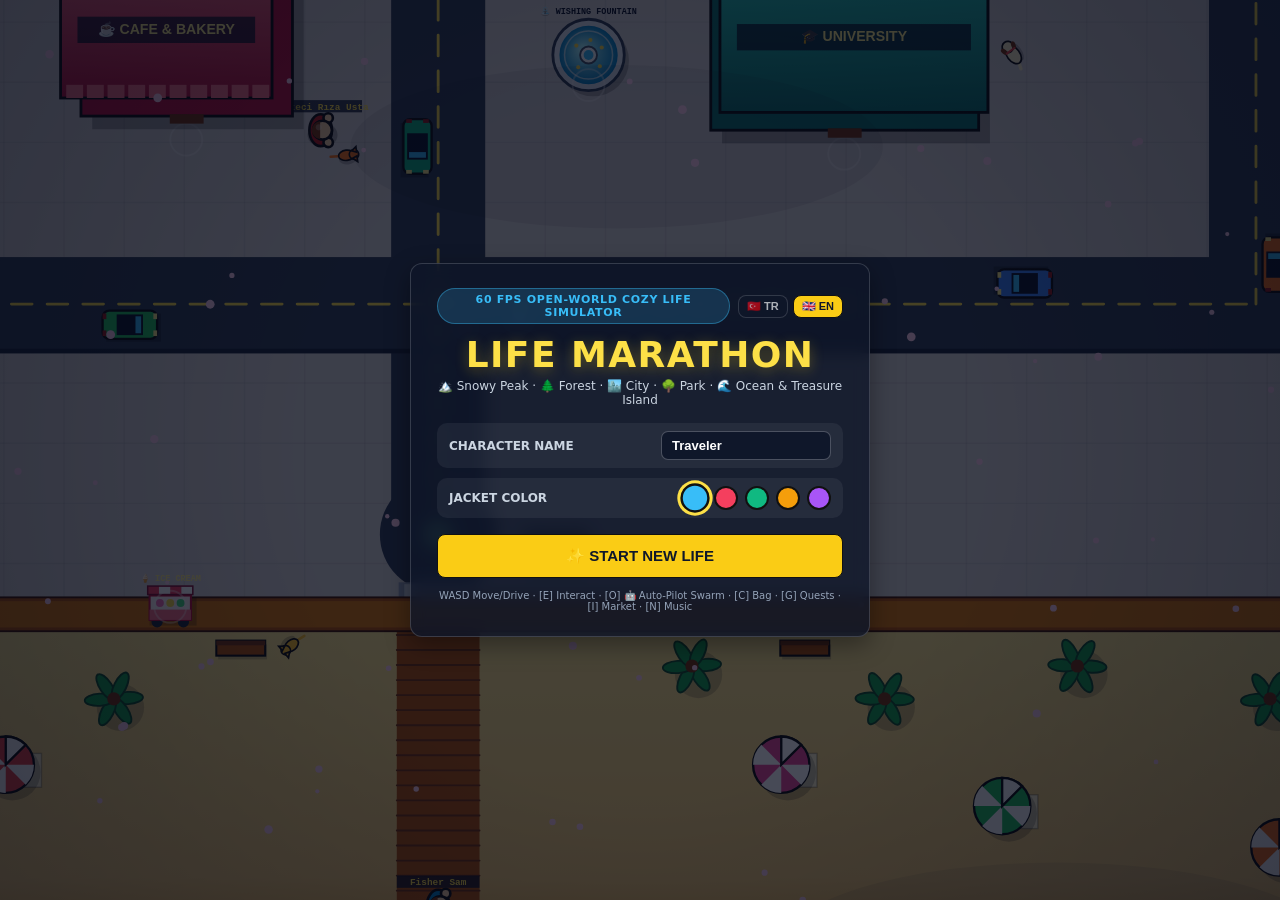
<file: dunya.html>
<!DOCTYPE html>
<html lang="tr">
<head>
  <meta charset="UTF-8" />
  <meta name="viewport" content="width=device-width, initial-scale=1.0, maximum-scale=1.0, user-scalable=no" />
  <meta name="referrer" content="no-referrer" />
  <meta http-equiv="Content-Security-Policy" content="default-src 'self'; script-src 'self'; style-src 'self' 'unsafe-inline'; img-src 'self' data: blob:; media-src 'self' data: blob:; connect-src 'self' data: blob:; object-src 'none'; base-uri 'self'; form-action 'none';" />
  <meta name="theme-color" content="#0f172a" />
  <meta name="apple-mobile-web-app-capable" content="yes" />
  <meta name="description" content="A 60 FPS zero-download open-world cozy life simulator in HTML5 Canvas: 6 biomes, dynamic Web Audio soundtrack, interactive animals, honking traffic, walkable home, cooking, university, autonomous swarm AI & treasure island. Play free in English & Turkish." />
  <meta property="og:site_name" content="Life Marathon: Open World" />
  <meta property="og:url" content="https://berkehanbudak1-byte.github.io/yasam-maratonu/dunya.html" />
  <meta property="og:title" content="Life Marathon: Open World — 60 FPS Cozy Browser Life Sim" />
  <meta property="og:description" content="Explore 6 biomes, pet & feed street animals, drive an EV car with honking traffic, sail to Treasure Island, cook gourmet meals, decorate your walkable home & enjoy 8 procedural Web Audio soundtracks!" />
  <meta property="og:type" content="website" />
  <meta property="og:image" content="https://berkehanbudak1-byte.github.io/yasam-maratonu/dunya/og-cover.jpg?v=11.1" />
  <meta property="og:image:type" content="image/jpeg" />
  <meta property="og:image:width" content="1200" />
  <meta property="og:image:height" content="630" />
  <meta property="og:image:alt" content="Life Marathon: Open World — 60 FPS Browser Life Simulator cover artwork" />
  <meta name="twitter:card" content="summary_large_image" />
  <meta name="twitter:title" content="Life Marathon: Open World — 60 FPS Cozy Browser Life Sim" />
  <meta name="twitter:description" content="Play free in your browser — 6 biomes, honking traffic, street pets, walkable home, procedural Web Audio radio & optional Auto-Pilot AI!" />
  <meta name="twitter:image" content="https://berkehanbudak1-byte.github.io/yasam-maratonu/dunya/og-cover.jpg?v=11.1" />
  <link rel="manifest" href="manifest.json" />
  <link rel="icon" type="image/png" href="dunya/icon.png?v=11.1" />
  <link rel="apple-touch-icon" href="dunya/icon.png?v=11.1" />
  <title>Life Marathon: Open World — 60 FPS Browser Life Sim (EN / TR)</title>
  <link rel="stylesheet" href="dunya/styles.css?v=11.1" />
</head>
<body>
  <canvas id="gameCanvas"></canvas>

  <!-- =========================================================================
       SLEEK START / CHARACTER CUSTOMIZER OVERLAY (Live 60 FPS World Behind!)
       ========================================================================= -->
  <div id="titleModal" class="modal-backdrop">
    <div class="glass-panel title-card">
      <div style="display:flex; justify-content:space-between; align-items:center; gap:8px; margin-bottom:8px;">
        <div class="title-badge" style="margin:0;">60 FPS AÇIK DÜNYA YAŞAM SİMÜLATÖRÜ</div>
        <div style="display:flex; gap:5px; flex-shrink:0;">
          <button class="hud-btn" data-lang-btn="tr" style="padding:4px 8px; font-size:11px; white-space:nowrap;">🇹🇷 TR</button>
          <button class="hud-btn" data-lang-btn="en" style="padding:4px 8px; font-size:11px; white-space:nowrap;">🇬🇧 EN</button>
        </div>
      </div>
      <h1 class="title-heading">YAŞAM MARATONU</h1>
      <p class="title-sub">🏔️ Karlı Zirve · 🌲 Kuzey Ormanı · 🏙️ Şehir · 🌳 Yeşil Park · 🌊 Turkuaz Deniz</p>

      <div class="custom-row">
        <label style="font-size:12px; color:#cbd5e1; font-weight:800;">KARAKTER ADIN</label>
        <input id="inputPlayerName" type="text" maxlength="16" value="Gezgin" class="name-input" />
      </div>

      <div class="custom-row" style="margin-top:10px;">
        <label style="font-size:12px; color:#cbd5e1; font-weight:800;">CEKET RENGİ</label>
        <div id="colorPickerRow" class="color-picker-row"></div>
      </div>

      <div class="title-cta-row">
        <button id="btnContinueGame" class="hud-btn gold title-play-btn hidden">▶ DEVAM ET</button>
        <button id="btnStartNewGame" class="hud-btn gold title-play-btn">✨ OYUNA BAŞLA</button>
      </div>
      <div class="title-hint">WASD Gez/Sür · [E] Etkileşim · [O] 🤖 Oto-Pilot Swarm · [C] Çanta · [G] Görevler · [I] Market · [K] Tuşlar</div>
    </div>
  </div>

  <!-- =========================================================================
       ULTRA-CLEAN MINIMAL HUD (All panels open on demand via hotkeys!)
       ========================================================================= -->
  <div id="hud" class="hidden">
    <div class="hud-top-stack">
      <div class="hud-top">

        <!-- TOP-LEFT: SLIM COMPACT NEEDS & WALLET BAR -->
        <div class="glass-panel compact-stats">
          <div class="mini-stat" title="Sağlık"><span>❤️</span><div class="mini-bar"><div id="statHealthFill" class="stat-fill" style="width:100%; background:#ef4444;"></div></div></div>
          <div class="mini-stat" title="Enerji"><span>⚡</span><div class="mini-bar"><div id="statEnergyFill" class="stat-fill" style="width:100%; background:#facc15;"></div></div></div>
          <div class="mini-stat" title="Tokluk"><span>🍔</span><div class="mini-bar"><div id="statHungerFill" class="stat-fill" style="width:95%; background:#fb923c;"></div></div></div>
          <div class="mini-stat" title="Mutluluk"><span>😊</span><div class="mini-bar"><div id="statHappyFill" class="stat-fill" style="width:90%; background:#38bdf8;"></div></div></div>
          <div class="stat-divider"></div>
          <span id="moneyBadge" class="money-text">₺160</span>
          <span id="levelBadge" class="level-text">LV 1</span>
        </div>

        <!-- TOP-CENTER: SINGLE SLEEK TIME + WEATHER + BIOME PILL -->
        <div class="glass-panel center-pill">
          <span id="clockBadge">🌸 GÜN 1 • YAŞ 20 • 08:00 • ☀️</span>
          <span class="pill-sep">|</span>
          <span id="biomeBadge" style="color:#38bdf8;">🏙️ ŞEHİR MERKEZİ</span>
        </div>

        <!-- TOP-RIGHT: CLEAN HOTKEY ICON PILLS -->
        <div class="hotkey-bar">
          <button id="btnChapter" class="icon-pill chapter-pill" title="Hayat Bölümleri [L]">📍 <b id="chapterChip">TEKİRDAĞ 0/4</b></button>
          <button id="btnAutoPilot" class="icon-pill" title="Otonom Yaşam Swarm / Oto-Pilot [O]">🤖 <b>[O]</b></button>
          <button id="btnBag" class="icon-pill" title="Çanta / Envanter [C]">🎒 <b>[C]</b></button>
          <button id="btnQuests" class="icon-pill" title="Görevler & Başarımlar [G]">📋 <b>[G]</b></button>
          <button id="btnShop" class="icon-pill gold" title="Market & Galeri [I]">🛍️ <b>[I]</b></button>
          <button id="btnMapToggle" class="icon-pill" title="Harita Göster/Gizle [M]">🗺️ <b>[M]</b></button>
          <button id="btnHelp" class="icon-pill" title="Kontroller [K]">⌨️ <b>[K]</b></button>
          <button id="btnLangHud" class="icon-pill" title="Dil Değiştir (TR / EN)">🌐 <b id="langHudCode">TR</b></button>
        </div>
      </div>

      <!-- SUB-HUD FLOW AREA (Left: Swarm + Discovery Guide | Center: Delivery + Event Toast — ZERO OVERLAP!) -->
      <div class="hud-sub-area">
        <div class="hud-left-stack">
          <!-- AUTONOMOUS LIFE SWARM / AUTO-PILOT LIVE STATUS BANNER -->
          <div id="swarmBanner" class="glass-panel swarm-banner hidden">
            <span class="swarm-dot"></span>
            <span id="swarmRoleBadge" class="swarm-role">🤖 SWARM</span>
            <span id="swarmActionText" class="swarm-task">Otonom karar hesaplanıyor...</span>
            <button id="btnStopSwarm" class="hud-btn" style="padding:2px 8px; font-size:10px;">DURDUR [O]</button>
          </div>

          <!-- STARTER DISCOVERY GUIDE CARD -->
          <div id="guideCard" class="glass-panel guide-card hidden">
            <div class="guide-head">
              <span class="guide-label">🧭 KEŞİF REHBERİ</span>
              <span id="guideStepBadge" class="guide-step">1/8</span>
              <div class="guide-btns">
                <button id="btnGuideCompass" class="guide-mini-action" title="Yön Okunu Aç/Kapat">📍</button>
                <button id="btnGuideCollapse" class="guide-mini-action" title="Rehberi Küçült">▾</button>
              </div>
            </div>
            <div class="guide-progress-track"><div id="guideProgressFill" class="guide-progress-fill" style="width:0%;"></div></div>
            <div id="guideTaskTitle" class="guide-task-title">🏡 Evine Gir & Odanı Keşfet</div>
            <div id="guideTaskHint" class="guide-task-hint">Ev kapısına yaklaş ve [E] ile içeri gir</div>
            <div class="guide-foot">
              <span id="guideTaskMeta" class="guide-meta">+₺35 · +20 XP</span>
              <span id="guideDistBadge" class="guide-dist"></span>
              <button id="btnGuideSkip" class="guide-skip-btn">ATLA ›</button>
            </div>
          </div>
          <button id="guideMiniBtn" class="icon-pill guide-mini-pill hidden" title="Rehberi Göster">🎯 <b id="guideMiniText">1/8</b></button>
        </div>

        <div class="hud-center-stack">
          <!-- TEMPORARY FLOATING EVENT / ACHIEVEMENT TOAST -->
          <div id="eventToast" class="glass-panel event-toast hidden"></div>

          <!-- TRANSIENT EXPRESS DELIVERY BANNER -->
          <div id="deliveryBanner" class="glass-panel delivery-banner hidden">
            <span id="deliveryTargetText">📦 Hedef: —</span>
            <span id="deliveryTimerText" style="color:#fde047;">45s</span>
            <span id="deliveryDistText" style="color:#38bdf8;">— m</span>
            <button id="btnCancelDelivery" class="hud-btn" style="padding:2px 8px; font-size:10px;">İPTAL</button>
          </div>
        </div>
      </div>
    </div>

    <!-- INTERACTIVE FISHING TIMING MINI-GAME BAR -->
    <div id="fishingBarWrap" class="glass-panel fishing-bar-wrap hidden">
      <div class="fish-title">🎣 BALIK YAKALA! İbre ALTIN bölgeye gelince [E] / [SPACE] bas!</div>
      <div class="fish-track">
        <div class="fish-good-zone"></div>
        <div id="fishSweetZone" class="fish-sweet-zone"></div>
        <div id="fishCursor" class="fish-cursor"></div>
      </div>
      <button id="btnFishCatch" class="hud-btn gold" style="margin-top:8px; width:100%;">🎣 ÇEK! [E / SPACE]</button>
    </div>

    <!-- INTERACTIVE BARISTA RUSH MINI-GAME OVERLAY (Only visible during shift!) -->
    <div id="baristaWrap" class="glass-panel barista-wrap hidden">
      <div class="barista-top">
        <span>☕ BARİSTA VARDİYASI</span>
        <span id="baristaTimer" style="color:#fde047;">25s</span>
        <span id="baristaScore" style="color:#4ade80;">₺0</span>
        <span id="baristaCombo" style="color:#f472b6;">x1</span>
      </div>
      <div class="barista-order-box">
        <div style="font-size:11px; color:#cbd5e1; font-weight:800;">MÜŞTERİ SİPARİŞİ</div>
        <div id="baristaOrderIcon" class="barista-order-icon">☕</div>
        <div id="baristaOrderName" class="barista-order-name">Espresso</div>
        <div class="barista-patience-track"><div id="baristaPatienceFill" class="barista-patience-fill"></div></div>
      </div>
      <div id="baristaBtns" class="barista-btns"></div>
      <button id="btnStopBarista" class="hud-btn" style="margin-top:8px; width:100%; font-size:11px;">VARDİYAYI BİTİR [ESC]</button>
    </div>

    <!-- CONTEXTUAL INTERACTION PROMPT -->
    <div id="interactPrompt" class="interact-prompt hidden">[E] Etkileşim</div>

    <!-- BOTTOM: TINY QUICK DOCK + TOGGLEABLE MINIMAP -->
    <div class="hud-bottom">
      <div class="quick-dock">
        <button id="btnCar" class="dock-btn" title="Araba [V]">🚗<span>V</span></button>
        <button id="btnBike" class="dock-btn" title="Bisiklet [B]">🚲<span>B</span></button>
        <button id="btnBoat" class="dock-btn" title="Sürat Teknesi [U]">🚤<span>U</span></button>
        <button id="btnPetAction" class="dock-btn" title="Evcil Hayvanı Sev [P]">🐾<span>P</span></button>
        <button id="btnCamera" class="dock-btn" title="Manzara Fotoğrafı Çek [F]">📷<span>F</span></button>
        <button id="btnWeather" class="dock-btn" title="Hava Durumu [Y]">⛈️<span>Y</span></button>
        <button id="btnSeason" class="dock-btn" title="4D Mevsim [T]">⏳<span>T</span></button>
        <button id="btnMusic" class="dock-btn" title="Müzik &amp; Radyo Stüdyosu [N]">🎵<span>N</span></button>
      </div>

      <div id="minimapBox" class="glass-panel minimap-box">
        <canvas id="minimapCanvas" width="190" height="148"></canvas>
        <div class="minimap-lbl">HARİTA [M]</div>
        <div class="minimap-legend">
          <span>🏔️Dağ</span><span>🌲Orman</span><span>🏙️Şehir</span><span>🌳Park</span><span>🌊Deniz</span>
        </div>
      </div>
    </div>
  </div>

  <!-- OFFICE & EXPRESS DELIVERY MODAL ([E] AT OFFICE) -->
  <div id="officeModal" class="modal-backdrop hidden">
    <div class="glass-panel shop-modal" style="max-width:480px;">
      <div class="shop-header">
        <h2 style="margin:0; color:#38bdf8; font-size:20px;">🏢 İŞ MERKEZİ &amp; KURYE</h2>
        <button id="btnCloseOffice" class="hud-btn">KAPAT [ESC]</button>
      </div>
      <div id="officeCareerBanner" class="career-banner" style="margin-bottom:10px;"></div>
      <div id="officeActionsGrid" class="shop-grid"></div>
    </div>
  </div>

  <!-- BUS / TAXI FAST-TRAVEL MODAL ([E] AT BUS STOP OR PASSING TAXI) -->
  <div id="busModal" class="modal-backdrop hidden">
    <div class="glass-panel shop-modal" style="max-width:490px;">
      <div class="shop-header">
        <h2 id="busModalTitle" style="margin:0; color:#fde047; font-size:18px;">🚏 HIZLI OTOBÜS SEYAHATİ</h2>
        <button id="btnCloseBus" class="hud-btn">KAPAT [ESC]</button>
      </div>
      <div id="busModalSub" style="font-size:12px; color:#cbd5e1; margin-bottom:10px;">Bilet sadece <b>₺15</b>! Haritanın dört bir yanına anında git.</div>
      <div id="busStopGrid" class="shop-grid"></div>
    </div>
  </div>

  <!-- BANK / ATM MODAL ([E] AT CITY ATM) -->
  <div id="bankModal" class="modal-backdrop hidden">
    <div class="glass-panel shop-modal" style="max-width:460px;">
      <div class="shop-header">
        <h2 style="margin:0; color:#38bdf8; font-size:19px;">🏦 ŞEHİR BANKASI &amp; ATM</h2>
        <button id="btnCloseBank" class="hud-btn">KAPAT [ESC]</button>
      </div>
      <div id="bankBalanceBanner" class="career-banner" style="margin-bottom:10px;"></div>
      <div id="bankActionsGrid" class="shop-grid"></div>
    </div>
  </div>

  <!-- GOURMET KITCHEN & CAMPFIRE COOKING MODAL ([E] AT HOME KITCHEN OR FROM BACKPACK [C]) -->
  <div id="cookModal" class="modal-backdrop hidden">
    <div class="glass-panel shop-modal" style="max-width:500px;">
      <div class="shop-header">
        <h2 style="margin:0; color:#fb923c; font-size:19px;">🍳 ŞEF MUTFAĞI &amp; YEMEK PİŞİR</h2>
        <button id="btnCloseCook" class="hud-btn">KAPAT [ESC]</button>
      </div>
      <div id="cookStatusBanner" class="career-banner" style="margin-bottom:10px;"></div>
      <div id="cookRecipesGrid" class="shop-grid"></div>
    </div>
  </div>

  <!-- UNIVERSITY, CERTIFICATES & SCHOLARSHIP QUIZ MODAL ([E] AT UNIVERSITY) -->
  <div id="uniModal" class="modal-backdrop hidden">
    <div class="glass-panel shop-modal" style="max-width:520px;">
      <div class="shop-header">
        <h2 style="margin:0; color:#2dd4bf; font-size:19px;">🎓 ŞEHİR ÜNİVERSİTESİ &amp; AKADEMİ</h2>
        <button id="btnCloseUni" class="hud-btn">KAPAT [ESC]</button>
      </div>
      <div id="uniStatusBanner" class="career-banner" style="margin-bottom:10px;"></div>
      <div id="uniQuizBox" class="career-banner hidden" style="margin-bottom:10px; border-color:#fde047;"></div>
      <div id="uniActionsGrid" class="shop-grid"></div>
    </div>
  </div>

  <!-- ORGANIC GARDEN SEED PICKER MODAL ([E] ON EMPTY PLOT) -->
  <div id="gardenModal" class="modal-backdrop hidden">
    <div class="glass-panel shop-modal" style="max-width:460px;">
      <div class="shop-header">
        <h2 style="margin:0; color:#bef264; font-size:20px;">🌱 TOHUM SEÇ &amp; EK</h2>
        <button id="btnCloseGarden" class="hud-btn">KAPAT [ESC]</button>
      </div>
      <div style="font-size:12px; color:#cbd5e1; margin-bottom:10px;">Ektikten sonra <b>[E]</b> ile sularsan <b>2 kat hızlı</b> büyür! Yağmur yağdığında otomatik sulanır.</div>
      <div id="gardenSeedGrid" class="shop-grid"></div>
    </div>
  </div>

  <!-- CAFE & BARISTA OWNER MODAL ([E] AT CAFE) -->
  <div id="cafeModal" class="modal-backdrop hidden">
    <div class="glass-panel shop-modal" style="max-width:480px;">
      <div class="shop-header">
        <h2 id="cafeModalTitle" style="margin:0; color:#fde047; font-size:20px;">☕ KAFE &amp; FIRIN</h2>
        <button id="btnCloseCafe" class="hud-btn">KAPAT [ESC]</button>
      </div>
      <div id="cafeStatusBanner" class="career-banner" style="margin-bottom:10px;"></div>
      <div id="cafeActionsGrid" class="shop-grid"></div>
    </div>
  </div>

  <!-- BACKPACK / INVENTORY MODAL ([C]) -->
  <div id="bagModal" class="modal-backdrop hidden">
    <div class="glass-panel shop-modal">
      <div class="shop-header">
        <h2 style="margin:0; color:#fde047; font-size:20px;">🎒 ÇANTAN — YE, PİŞİR VEYA SAT</h2>
        <div class="btn-row">
          <button id="btnOpenCookFromBag" class="hud-btn gold">🍳 ŞEF MUTFAĞI</button>
          <button id="btnCloseBag" class="hud-btn">KAPAT [ESC]</button>
        </div>
      </div>
      <div id="bagGrid" class="shop-grid"></div>
    </div>
  </div>

  <!-- QUESTS, CAREER & ACHIEVEMENTS MODAL ([G]) -->
  <div id="questModal" class="modal-backdrop hidden">
    <div class="glass-panel shop-modal">
      <div class="shop-header">
        <h2 style="margin:0; color:#fde047; font-size:20px;">📋 GÖREVLER, KARİYER &amp; BAŞARIMLAR</h2>
        <button id="btnCloseQuests" class="hud-btn">KAPAT [ESC]</button>
      </div>
      <div id="careerBanner" class="career-banner"></div>
      <div style="font-size:11px; font-weight:900; color:#38bdf8; margin:10px 0 6px;">AKTİF GÖREVLER</div>
      <div id="questList" class="quest-modal-list"></div>
      <div style="font-size:11px; font-weight:900; color:#fde047; margin:14px 0 6px;">🏆 YAŞAM BAŞARIMLARI</div>
      <div id="achGrid" class="ach-grid"></div>
    </div>
  </div>

  <!-- LIFE CHAPTERS MODAL ([L]) — Tekirdağ → İstanbul → Berlin → New York → Tekirdağ → Cennet/Cehennem -->
  <div id="chapterModal" class="modal-backdrop hidden">
    <div class="glass-panel shop-modal chapter-modal">
      <div class="shop-header">
        <h2 id="chapterTitle" style="margin:0; color:#fde047; font-size:20px;">📍 HAYAT BÖLÜMLERİ</h2>
        <span id="chapterAgeBadge" class="chapter-age">Yaş 18</span>
        <button id="btnCloseChapter" class="hud-btn">KAPAT [ESC]</button>
      </div>
      <div id="chapterTrack" class="chapter-track"></div>
      <p id="chapterStory" class="chapter-story"></p>
      <div id="chapterGoalsHdr" class="chapter-sec">🎯 BÖLÜM HEDEFLERİ</div>
      <div id="chapterGoals" class="quest-modal-list"></div>
      <div id="chapterFriendsHdr" class="chapter-sec">🤝 BU BÖLÜMDEKİ İNSANLAR</div>
      <div id="chapterFriends" class="chapter-friends"></div>
      <div id="chapterVicdan" class="chapter-vicdan"></div>
      <div class="chapter-actions">
        <button id="btnNewLife" class="hud-btn hidden">🔄 YENİ HAYAT</button>
        <button id="btnChapterNext" class="hud-btn gold">🔒</button>
      </div>
    </div>
  </div>

  <!-- SHOP, AUTO GALLERY & PETS MODAL ([I]) -->
  <div id="shopModal" class="modal-backdrop hidden">
    <div class="glass-panel shop-modal">
      <div class="shop-header">
        <h2 style="margin:0; color:#fde047; font-size:20px;">🛍️ MARKET, GALERİ, PET &amp; 4D EŞYALAR</h2>
        <button id="btnCloseShop" class="hud-btn">KAPAT [ESC]</button>
      </div>
      <div id="shopGrid" class="shop-grid"></div>
    </div>
  </div>

  <!-- HOME DECORATION CATALOG MODAL (Opened inside your walkable house!) -->
  <div id="homeModal" class="modal-backdrop hidden">
    <div class="glass-panel shop-modal">
      <div class="shop-header">
        <h2 style="margin:0; color:#fde047; font-size:20px;">🛋️ EV DEKORASYON KATALOĞU</h2>
        <button id="btnCloseHome" class="hud-btn">ODAYA DÖN [ESC]</button>
      </div>
      <div id="homeRoomPreview" class="room-preview"></div>
      <div class="btn-row" style="margin:10px 0;">
        <button id="btnHomeSleep" class="hud-btn gold" style="flex:1;">🛏️ HEMEN UYU &amp; YENİ GÜNE BAŞLA (+%100 Enerji)</button>
      </div>
      <div id="homeActionsRow" class="btn-row" style="margin-bottom:10px;"></div>
      <div style="font-size:12px; font-weight:800; color:#38bdf8; margin-bottom:6px;">✨ ODANA YENİ EŞYA YERLEŞTİR</div>
      <div id="homeDecorGrid" class="shop-grid"></div>
    </div>
  </div>

  <!-- MUSIC & RADIO STUDIO MODAL ([N]) -->
  <div id="musicModal" class="modal-backdrop hidden">
    <div class="glass-panel shop-modal" style="max-width:540px;">
      <div class="shop-header">
        <h2 style="margin:0; color:#fde047; font-size:19px;">🎵 MÜZİK &amp; RADYO STÜDYOSU</h2>
        <button id="btnCloseMusic" class="hud-btn">KAPAT [ESC]</button>
      </div>

      <div class="music-now-card">
        <div id="musicEq" class="music-eq">
          <span></span><span></span><span></span><span></span><span></span>
        </div>
        <div style="flex:1; min-width:0;">
          <div style="font-size:10px; font-weight:900; color:#38bdf8; letter-spacing:0.6px;">ŞİMDİ ÇALIYOR</div>
          <div id="musicNowTitle" style="font-size:15px; font-weight:900; color:#f8fafc;">🏙️ Güneşli Şehir</div>
          <div id="musicNowDesc" style="font-size:11px; color:#94a3b8;">Otomatik Biyom &amp; Gece Modu</div>
        </div>
        <div style="display:flex; gap:6px;">
          <button id="btnToggleMusicPlay" class="hud-btn gold" style="font-size:11px; padding:6px 10px;">⏸ Duraklat</button>
          <button id="btnToggleMuteAll" class="hud-btn" style="font-size:11px; padding:6px 9px;" title="Tüm Sesleri Sustur">🔊</button>
        </div>
      </div>

      <div class="music-sliders">
        <label class="music-slider-row">
          <span>🎵 Müzik Sesi</span>
          <input id="sliderMusicVol" type="range" min="0" max="100" value="78" />
          <span id="valMusicVol" class="music-slider-val">78%</span>
        </label>
        <label class="music-slider-row">
          <span>🌿 Doğa &amp; Ortam</span>
          <input id="sliderAmbVol" type="range" min="0" max="100" value="65" />
          <span id="valAmbVol" class="music-slider-val">65%</span>
        </label>
        <label class="music-slider-row">
          <span>✨ Efektler (SFX)</span>
          <input id="sliderSfxVol" type="range" min="0" max="100" value="85" />
          <span id="valSfxVol" class="music-slider-val">85%</span>
        </label>
      </div>

      <div style="font-size:11px; font-weight:900; color:#cbd5e1; margin-bottom:7px;">📻 RADYO &amp; MÜZİK KANALLARI</div>
      <div id="musicStationGrid" class="station-grid"></div>
    </div>
  </div>

  <!-- CONTROLS & SYSTEM MODAL ([K]) -->
  <div id="helpModal" class="modal-backdrop hidden">
    <div class="glass-panel shop-modal">
      <div class="shop-header">
        <h2 style="margin:0; color:#fde047; font-size:20px;">⌨️ KONTROLLER &amp; AYARLAR</h2>
        <button id="btnCloseHelp" class="hud-btn">KAPAT [ESC]</button>
      </div>
      <div style="display:flex; align-items:center; justify-content:space-between; gap:10px; padding:8px 12px; margin-bottom:10px; border-radius:10px; background:rgba(15,23,42,0.55); border:1px solid rgba(255,255,255,0.12);">
        <span style="font-size:12px; font-weight:800; color:#e2e8f0;">🌍 Oyun Dili:</span>
        <div style="display:flex; gap:6px;">
          <button class="hud-btn" data-lang-btn="tr" style="padding:5px 10px; font-size:11px; white-space:nowrap;">🇹🇷 Türkçe</button>
          <button class="hud-btn" data-lang-btn="en" style="padding:5px 10px; font-size:11px; white-space:nowrap;">🇬🇧 English</button>
        </div>
      </div>
      <div class="help-grid">
        <div><b>WASD / Oklar</b><span>Yürü / Ev İçi / Yüz / Araba Sür</span></div>
        <div><b>Shift</b><span>Koş (Sprint)</span></div>
        <div><b>E / Space</b><span>Etkileşim (Ev, Mutfak, Bahçe, Balık)</span></div>
        <div><b>1 / 2 / 3 / 4</b><span>Barista Sipariş Servis Tuşları</span></div>
        <div><b>C</b><span>Çanta &amp; Şef Mutfağı (Ye / Pişir / Sat)</span></div>
        <div><b>G</b><span>Görevler, Kariyer &amp; Başarımlar</span></div>
        <div><b>L</b><span>Hayat Bölümleri, Dostlar &amp; Vicdan</span></div>
        <div><b>I</b><span>Market, Galeri &amp; Evcil Hayvan</span></div>
        <div><b>P / F</b><span>Hayvanı Sev [P] · Manzara Fotoğrafı [F]</span></div>
        <div><b>O</b><span>🤖 Otonom Yaşam Swarm (Tam Oto-Pilot)</span></div>
        <div><b>M</b><span>Haritayı Göster / Gizle</span></div>
        <div><b>V / B / U</b><span>Araba / Bisiklet / Sürat Teknesi</span></div>
        <div><b>H / Space</b><span>Araba Kornası</span></div>
        <div><b>Y / T / N</b><span>Hava / 4D Mevsim / Müzik Stüdyosu</span></div>
      </div>
      <div class="btn-row" style="margin-top:14px; justify-content:space-between;">
        <button id="btnResetSave" class="hud-btn" style="border-color:#ef4444; color:#fca5a5;">↺ Kaydı Sıfırla</button>
        <a href="oyna.html" class="hud-btn" style="text-decoration:none;">🧊 Klasik 3D Godot Sürümü</a>
      </div>
    </div>
  </div>

  <!-- MOBILE TOUCH CONTROLS -->
  <div id="touchControls">
    <div class="touch-pad">
      <div></div><button data-key="KeyW" class="touch-btn">▲</button><div></div>
      <button data-key="KeyA" class="touch-btn">◀</button><button data-key="KeyS" class="touch-btn">▼</button><button data-key="KeyD" class="touch-btn">▶</button>
    </div>
    <div style="display:flex; gap:8px;">
      <button data-key="KeyV" class="touch-btn" style="padding:0 14px; background:#06b6d4; color:#111;">🚗</button>
      <button data-key="KeyE" class="touch-btn" style="padding:0 18px; background:#facc15; color:#111;">E</button>
    </div>
  </div>

  <script defer src="dunya/src/security.js?v=11.1"></script>
  <script defer src="dunya/src/config.js?v=11.1"></script>
  <script defer src="dunya/src/i18n.js?v=11.1"></script>
  <script defer src="dunya/src/chapters.js?v=11.1"></script>
  <script defer src="dunya/src/audio.js?v=11.1"></script>
  <script defer src="dunya/src/world.js?v=11.1"></script>
  <script defer src="dunya/src/renderer.js?v=11.1"></script>
  <script defer src="dunya/src/game.js?v=11.1"></script>
</body>
</html>
</file>
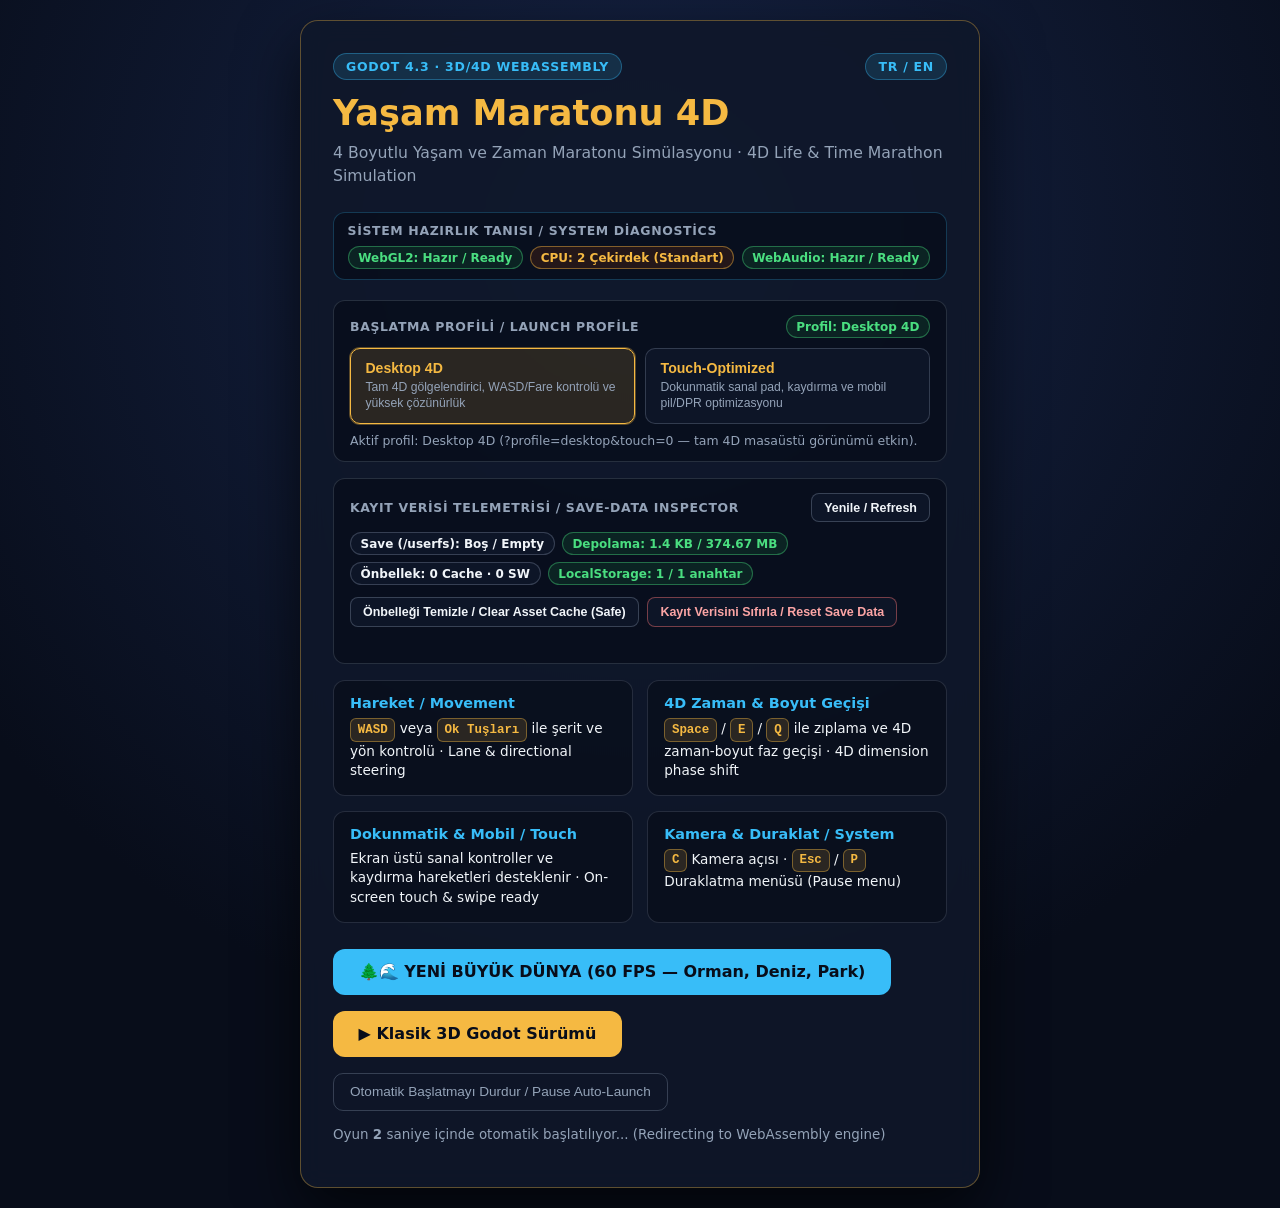
<file: oyna.html>
<!DOCTYPE html>
<html lang="tr">
<head>
  <meta charset="UTF-8" />
  <meta name="viewport" content="width=device-width, initial-scale=1.0" />
  <meta name="referrer" content="no-referrer" />
  <meta http-equiv="Content-Security-Policy" content="default-src 'self'; script-src 'self' 'sha256-wwML51zvYKcnmqedE+F/CUefN0L3eulSw/lvnyxVRWw='; style-src 'self' 'unsafe-inline'; img-src 'self' data: blob:; connect-src 'self'; object-src 'none'; base-uri 'self'; form-action 'none';" />
  <title>Yaşam Maratonu 4D — Hızlı Başlat / Quick Launch</title>
  <style>
    :root {
      --bg: #080d1a;
      --card: rgba(15, 23, 42, 0.88);
      --border: rgba(245, 185, 66, 0.35);
      --gold: #f5b942;
      --gold-hover: #ffd166;
      --text: #f1f5f9;
      --muted: #94a3b8;
      --accent: #38bdf8;
    }
    * { box-sizing: border-box; }
    body {
      margin: 0;
      min-height: 100vh;
      display: grid;
      place-items: center;
      padding: 1.25rem;
      background: radial-gradient(circle at 50% 20%, #162447 0%, var(--bg) 70%);
      color: var(--text);
      font-family: system-ui, -apple-system, BlinkMacSystemFont, "Segoe UI", Roboto, sans-serif;
    }
    .launch-card {
      width: min(680px, 100%);
      background: var(--card);
      border: 1px solid var(--border);
      border-radius: 18px;
      padding: 2rem;
      box-shadow: 0 24px 60px rgba(0, 0, 0, 0.65);
      backdrop-filter: blur(12px);
    }
    .badge-row {
      display: flex;
      justify-content: space-between;
      align-items: center;
      gap: 0.75rem;
      flex-wrap: wrap;
      margin-bottom: 0.75rem;
    }
    .badge {
      font-size: 0.78rem;
      font-weight: 700;
      letter-spacing: 0.06em;
      text-transform: uppercase;
      padding: 0.3rem 0.75rem;
      border-radius: 999px;
      background: rgba(56, 189, 248, 0.14);
      color: var(--accent);
      border: 1px solid rgba(56, 189, 248, 0.35);
    }
    h1 {
      margin: 0.25rem 0 0.5rem;
      font-size: clamp(1.6rem, 3.5vw, 2.2rem);
      color: var(--gold);
    }
    .subtitle {
      margin: 0 0 1.5rem;
      color: var(--muted);
      font-size: 0.98rem;
      line-height: 1.5;
    }
    .controls-grid {
      display: grid;
      grid-template-columns: repeat(auto-fit, minmax(240px, 1fr));
      gap: 0.9rem;
      margin-bottom: 1.6rem;
    }
    .ctrl-box {
      background: rgba(8, 13, 26, 0.65);
      border: 1px solid rgba(148, 163, 184, 0.2);
      border-radius: 12px;
      padding: 0.9rem 1rem;
    }
    .ctrl-box h3 {
      margin: 0 0 0.4rem;
      font-size: 0.9rem;
      color: var(--accent);
    }
    .ctrl-box p {
      margin: 0;
      font-size: 0.85rem;
      color: var(--text);
      line-height: 1.45;
    }
    kbd {
      display: inline-block;
      padding: 0.12rem 0.42rem;
      font-size: 0.78rem;
      font-weight: 700;
      color: var(--gold);
      background: rgba(245, 185, 66, 0.14);
      border: 1px solid rgba(245, 185, 66, 0.4);
      border-radius: 6px;
      font-family: monospace;
    }
    .actions {
      display: flex;
      flex-wrap: wrap;
      align-items: center;
      justify-content: space-between;
      gap: 1rem;
    }
    .btn-play {
      display: inline-flex;
      align-items: center;
      justify-content: center;
      gap: 0.5rem;
      padding: 0.85rem 1.6rem;
      border-radius: 12px;
      background: var(--gold);
      color: #080d1a;
      font-weight: 800;
      font-size: 1rem;
      text-decoration: none;
      border: none;
      cursor: pointer;
      transition: transform 0.15s ease, background 0.15s ease;
    }
    .btn-play:hover {
      background: var(--gold-hover);
      transform: translateY(-1px);
    }
    .btn-secondary {
      background: transparent;
      color: var(--muted);
      border: 1px solid rgba(148, 163, 184, 0.3);
      padding: 0.65rem 1rem;
      border-radius: 10px;
      cursor: pointer;
      font-size: 0.85rem;
    }
    .btn-secondary:hover {
      color: var(--text);
      border-color: var(--text);
    }
    .timer-note {
      margin-top: 1rem;
      font-size: 0.84rem;
      color: var(--muted);
    }
    .diag-bar {
      display: flex;
      flex-wrap: wrap;
      gap: 0.5rem;
      margin: 0 0 1.25rem;
      padding: 0.65rem 0.85rem;
      border-radius: 12px;
      background: rgba(8, 13, 26, 0.72);
      border: 1px solid rgba(56, 189, 248, 0.25);
      align-items: center;
      justify-content: space-between;
    }
    .diag-title {
      font-size: 0.78rem;
      font-weight: 700;
      color: var(--muted);
      text-transform: uppercase;
      letter-spacing: 0.05em;
    }
    .diag-chips {
      display: flex;
      flex-wrap: wrap;
      gap: 0.45rem;
    }
    .diag-chip {
      font-size: 0.75rem;
      font-weight: 700;
      padding: 0.22rem 0.6rem;
      border-radius: 999px;
      border: 1px solid rgba(148, 163, 184, 0.3);
      background: rgba(15, 23, 42, 0.9);
      color: var(--text);
    }
    .diag-chip.ok {
      color: #4ade80;
      border-color: rgba(74, 222, 128, 0.4);
      background: rgba(22, 101, 52, 0.25);
    }
    .diag-chip.warn {
      color: var(--gold);
      border-color: rgba(245, 185, 66, 0.45);
      background: rgba(120, 53, 15, 0.25);
    }
    .diag-chip.err {
      color: #f87171;
      border-color: rgba(248, 113, 113, 0.45);
      background: rgba(127, 29, 29, 0.28);
    }
    .panel-box {
      background: rgba(8, 13, 26, 0.72);
      border: 1px solid rgba(148, 163, 184, 0.22);
      border-radius: 12px;
      padding: 0.85rem 1rem;
      margin-bottom: 1rem;
    }
    .panel-head {
      display: flex;
      justify-content: space-between;
      align-items: center;
      gap: 0.6rem;
      flex-wrap: wrap;
      margin-bottom: 0.6rem;
    }
    .profile-grid {
      display: grid;
      grid-template-columns: repeat(auto-fit, minmax(220px, 1fr));
      gap: 0.65rem;
    }
    .profile-btn {
      text-align: left;
      padding: 0.7rem 0.9rem;
      border-radius: 10px;
      background: rgba(15, 23, 42, 0.85);
      border: 1px solid rgba(148, 163, 184, 0.28);
      color: var(--text);
      cursor: pointer;
      transition: border-color 0.15s ease, background 0.15s ease;
    }
    .profile-btn:hover {
      border-color: var(--accent);
    }
    .profile-btn.active {
      border-color: var(--gold);
      background: rgba(245, 185, 66, 0.14);
      box-shadow: 0 0 0 1px rgba(245, 185, 66, 0.35);
    }
    .profile-btn strong {
      display: block;
      font-size: 0.88rem;
      color: var(--gold);
      margin-bottom: 0.2rem;
    }
    .profile-btn span {
      display: block;
      font-size: 0.76rem;
      color: var(--muted);
      line-height: 1.35;
    }
    .profile-hint {
      margin: 0.55rem 0 0;
      font-size: 0.78rem;
      color: var(--muted);
    }
    .tools-row {
      display: flex;
      flex-wrap: wrap;
      gap: 0.55rem;
      margin-top: 0.75rem;
      align-items: center;
    }
    .btn-mini {
      background: rgba(15, 23, 42, 0.9);
      color: var(--text);
      border: 1px solid rgba(148, 163, 184, 0.32);
      padding: 0.42rem 0.75rem;
      border-radius: 8px;
      cursor: pointer;
      font-size: 0.78rem;
      font-weight: 600;
    }
    .btn-mini:hover {
      border-color: var(--accent);
    }
    .btn-danger {
      border-color: rgba(248, 113, 113, 0.45);
      color: #fca5a5;
    }
    .btn-danger:hover {
      border-color: #f87171;
      background: rgba(127, 29, 29, 0.32);
    }
    .confirm-bar {
      display: none;
      margin-top: 0.65rem;
      padding: 0.6rem 0.8rem;
      border-radius: 9px;
      border: 1px solid rgba(248, 113, 113, 0.45);
      background: rgba(127, 29, 29, 0.25);
      font-size: 0.79rem;
      color: #fecaca;
      gap: 0.5rem;
      align-items: center;
      flex-wrap: wrap;
    }
    .confirm-bar.open {
      display: flex;
    }
    .status-line {
      margin: 0.55rem 0 0;
      font-size: 0.78rem;
      color: var(--accent);
      min-height: 1.1em;
    }
  </style>
</head>
<body>
  <main class="launch-card">
    <div class="badge-row">
      <span class="badge">Godot 4.3 · 3D/4D WebAssembly</span>
      <span class="badge">TR / EN</span>
    </div>
    <h1>Yaşam Maratonu 4D</h1>
    <p class="subtitle">
      4 Boyutlu Yaşam ve Zaman Maratonu Simülasyonu · 4D Life &amp; Time Marathon Simulation
    </p>

    <div class="diag-bar" id="diagnosticsBadge" role="status" aria-live="polite">
      <span class="diag-title">Sistem Hazırlık Tanısı / System Diagnostics</span>
      <div class="diag-chips">
        <span class="diag-chip" id="diagWebgl">WebGL2: Kontrol ediliyor...</span>
        <span class="diag-chip" id="diagCpu">CPU: Kontrol ediliyor...</span>
        <span class="diag-chip" id="diagAudio">Audio: Kontrol ediliyor...</span>
      </div>
    </div>

    <section class="panel-box" id="profileSelector" aria-label="Başlatma Profili / Launch Profile">
      <div class="panel-head">
        <span class="diag-title">Başlatma Profili / Launch Profile</span>
        <span class="diag-chip ok" id="profileBadge">Profil: Desktop 4D</span>
      </div>
      <div class="profile-grid">
        <button type="button" class="profile-btn" id="profileDesktop" data-profile="desktop" aria-pressed="true">
          <strong>Desktop 4D</strong>
          <span>Tam 4D gölgelendirici, WASD/Fare kontrolü ve yüksek çözünürlük</span>
        </button>
        <button type="button" class="profile-btn" id="profileTouch" data-profile="touch" aria-pressed="false">
          <strong>Touch-Optimized</strong>
          <span>Dokunmatik sanal pad, kaydırma ve mobil pil/DPR optimizasyonu</span>
        </button>
      </div>
      <p class="profile-hint" id="profileHint">Seçilen profil URL parametresi ve tarayıcı tercihi olarak saklanır.</p>
    </section>

    <section class="panel-box" id="telemetryPanel" aria-label="Kayıt Verisi Telemetrisi ve Güvenli Sıfırlama">
      <div class="panel-head">
        <span class="diag-title">Kayıt Verisi Telemetrisi / Save-Data Inspector</span>
        <button type="button" class="btn-mini" id="refreshTelemetry">Yenile / Refresh</button>
      </div>
      <div class="diag-chips" id="telemetryChips">
        <span class="diag-chip" id="telIdb">IndexedDB (/userfs): Taranıyor...</span>
        <span class="diag-chip" id="telQuota">Kota / Quota: Taranıyor...</span>
        <span class="diag-chip" id="telCache">Asset Cache: Taranıyor...</span>
        <span class="diag-chip" id="telLocal">LocalStorage: Taranıyor...</span>
      </div>
      <div class="tools-row">
        <button type="button" class="btn-mini" id="clearCacheBtn">Önbelleği Temizle / Clear Asset Cache (Safe)</button>
        <button type="button" class="btn-mini btn-danger" id="resetSaveBtn">Kayıt Verisini Sıfırla / Reset Save Data</button>
      </div>
      <div class="confirm-bar" id="saveResetConfirm" role="alert">
        <span>Dikkat: Bu uygulamanın <code>yasam_maratonu_*</code> kayıtları (Büyük Dünya dahil) ve aynı alan adındaki Godot Web oyunları tarafından paylaşılan <code>/userfs</code> IndexedDB kayıtları kalıcı olarak silinecek. Emin misiniz?</span>
        <button type="button" class="btn-mini btn-danger" id="confirmResetSaveBtn">Evet, Kaydı Sil / Confirm</button>
        <button type="button" class="btn-mini" id="cancelResetSaveBtn">İptal / Cancel</button>
      </div>
      <p class="status-line" id="resetStatus" aria-live="polite"></p>
    </section>

    <section class="controls-grid" aria-label="Kontroller / Controls">
      <div class="ctrl-box">
        <h3>Hareket / Movement</h3>
        <p><kbd>WASD</kbd> veya <kbd>Ok Tuşları</kbd> ile şerit ve yön kontrolü · Lane &amp; directional steering</p>
      </div>
      <div class="ctrl-box">
        <h3>4D Zaman &amp; Boyut Geçişi</h3>
        <p><kbd>Space</kbd> / <kbd>E</kbd> / <kbd>Q</kbd> ile zıplama ve 4D zaman-boyut faz geçişi · 4D dimension phase shift</p>
      </div>
      <div class="ctrl-box">
        <h3>Dokunmatik &amp; Mobil / Touch</h3>
        <p>Ekran üstü sanal kontroller ve kaydırma hareketleri desteklenir · On-screen touch &amp; swipe ready</p>
      </div>
      <div class="ctrl-box">
        <h3>Kamera &amp; Duraklat / System</h3>
        <p><kbd>C</kbd> Kamera açısı · <kbd>Esc</kbd> / <kbd>P</kbd> Duraklatma menüsü (Pause menu)</p>
      </div>
    </section>

    <div class="actions">
      <a id="playBigWorld" class="btn-play" href="./dunya.html" style="background:#38bdf8; color:#080d1a;">🌲🌊 YENİ BÜYÜK DÜNYA (60 FPS — Orman, Deniz, Park)</a>
      <a id="playNow" class="btn-play" href="./index.html">▶ Klasik 3D Godot Sürümü</a>
      <button id="toggleTimer" type="button" class="btn-secondary">Otomatik Başlatmayı Durdur / Pause Auto-Launch</button>
    </div>
    <p id="timerText" class="timer-note">
      Oyun <strong id="countdown">3</strong> saniye içinde otomatik başlatılıyor... (Redirecting to WebAssembly engine)
    </p>
  </main>

  <script>
    (function () {
      const PROFILE_KEY = "yasam_maratonu_launch_profile";
      const APP_STORAGE_PREFIXES = ["yasam_maratonu_"];
      const APP_CACHE_PREFIXES = ["yasam-maratonu", "yasam_maratonu", "ym-dunya", "ym_dunya"];
      const SIBLING_4D_RE = /(?:yasam[-_]maratonu[-_]?4d|ym4d)/i;

      const playBtn = document.getElementById("playNow");
      const toggleBtn = document.getElementById("toggleTimer");
      const timerText = document.getElementById("timerText");
      const profileDesktopBtn = document.getElementById("profileDesktop");
      const profileTouchBtn = document.getElementById("profileTouch");
      const profileBadge = document.getElementById("profileBadge");
      const profileHint = document.getElementById("profileHint");

      const params = new URLSearchParams(window.location.search);
      const stayRequested = params.get("stay") === "1";
      let paused = stayRequested;
      let remaining = 3;

      function getAppScopeUrl() {
        try {
          if (window.location && typeof window.location.href === "string" && window.location.href) {
            return new URL("./", window.location.href).href;
          }
        } catch (e) {}
        return "";
      }

      function getAppScopePath() {
        const scopeUrl = getAppScopeUrl();
        if (!scopeUrl) return "";
        try {
          return new URL(scopeUrl).pathname.toLowerCase();
        } catch (e) {
          return "";
        }
      }

      function isOwnServiceWorker(reg) {
        const appScope = getAppScopeUrl();
        if (!appScope || !appScope.endsWith("/") || !reg || typeof reg.scope !== "string") {
          return false;
        }
        const regScope = reg.scope.endsWith("/") ? reg.scope : reg.scope + "/";
        return regScope === appScope || regScope.startsWith(appScope);
      }

      function isOwnCacheName(name) {
        if (typeof name !== "string" || !name) return false;
        const lower = name.toLowerCase();
        if (SIBLING_4D_RE.test(lower)) return false;
        const scopePath = getAppScopePath();
        if (scopePath && scopePath.length > 1 && lower.includes(scopePath)) {
          return true;
        }
        for (let i = 0; i < APP_CACHE_PREFIXES.length; i += 1) {
          const prefix = APP_CACHE_PREFIXES[i];
          if (
            lower === prefix ||
            lower.startsWith(prefix + "-") ||
            lower.startsWith(prefix + "_") ||
            lower.startsWith(prefix + ":") ||
            lower.startsWith(prefix + "/")
          ) {
            return true;
          }
        }
        return false;
      }

      function isOwnStorageKey(key) {
        if (typeof key !== "string" || !key) return false;
        if (SIBLING_4D_RE.test(key)) return false;
        for (let i = 0; i < APP_STORAGE_PREFIXES.length; i += 1) {
          if (key.startsWith(APP_STORAGE_PREFIXES[i])) return true;
        }
        return false;
      }

      function detectDefaultProfile() {
        const q = (params.get("profile") || "").toLowerCase();
        if (q === "desktop" || q === "touch") return q;
        try {
          const saved = (localStorage.getItem(PROFILE_KEY) || "").toLowerCase();
          if (saved === "desktop" || saved === "touch") return saved;
        } catch (e) {}
        const isCoarse = window.matchMedia && window.matchMedia("(pointer: coarse)").matches;
        return isCoarse ? "touch" : "desktop";
      }

      let activeProfile = detectDefaultProfile();

      function sanitizeHash(rawHash) {
        if (typeof rawHash !== "string") return "";
        return /^#[A-Za-z0-9_/-]{1,64}$/.test(rawHash) ? rawHash : "";
      }

      function buildTargetUrl() {
        const src = new URLSearchParams(window.location.search);
        const p = new URLSearchParams();
        const allowedKeys = ["stay", "lang", "debug"];
        for (let i = 0; i < allowedKeys.length; i += 1) {
          const k = allowedKeys[i];
          const v = src.get(k);
          if (typeof v === "string" && /^[A-Za-z0-9_-]{1,32}$/.test(v)) {
            p.set(k, v);
          }
        }
        p.set("profile", activeProfile === "touch" ? "touch" : "desktop");
        p.set("touch", activeProfile === "touch" ? "1" : "0");
        const qs = p.toString();
        return "./index.html" + (qs ? "?" + qs : "") + sanitizeHash(window.location.hash);
      }

      function applyProfile(profile, userTriggered) {
        activeProfile = profile === "touch" ? "touch" : "desktop";
        try {
          localStorage.setItem(PROFILE_KEY, activeProfile);
        } catch (e) {}
        if (profileDesktopBtn) {
          const isDesk = activeProfile === "desktop";
          profileDesktopBtn.classList.toggle("active", isDesk);
          profileDesktopBtn.setAttribute("aria-pressed", String(isDesk));
        }
        if (profileTouchBtn) {
          const isTouch = activeProfile === "touch";
          profileTouchBtn.classList.toggle("active", isTouch);
          profileTouchBtn.setAttribute("aria-pressed", String(isTouch));
        }
        if (profileBadge) {
          profileBadge.textContent = activeProfile === "touch" ? "Profil: Touch-Optimized" : "Profil: Desktop 4D";
        }
        if (profileHint) {
          profileHint.textContent =
            activeProfile === "touch"
              ? "Aktif profil: Touch-Optimized (?profile=touch&touch=1 — mobil dokunmatik kontroller etkin)."
              : "Aktif profil: Desktop 4D (?profile=desktop&touch=0 — tam 4D masaüstü görünümü etkin).";
        }
        if (playBtn) playBtn.setAttribute("href", buildTargetUrl());
        if (userTriggered) {
          pauseCountdown("Başlatma profili güncellendi. Hazır olduğunuzda 'Hemen Oyna' düğmesine basın.");
          inspectSaveTelemetry();
        }
      }

      function pauseCountdown(reason) {
        paused = true;
        if (timerText) {
          timerText.textContent = reason || "Otomatik başlatma duraklatıldı. Hazır olduğunuzda 'Hemen Oyna' düğmesine basın.";
        }
        if (toggleBtn) {
          toggleBtn.textContent = "Sayacı Devam Ettir / Resume Auto-Launch";
        }
      }

      function runDeviceDiagnostics() {
        const webglEl = document.getElementById("diagWebgl");
        const cpuEl = document.getElementById("diagCpu");
        const audioEl = document.getElementById("diagAudio");

        let hasWebgl2 = false;
        try {
          const canvas = document.createElement("canvas");
          hasWebgl2 = !!(window.WebGL2RenderingContext && canvas.getContext("webgl2"));
        } catch (e) {
          hasWebgl2 = false;
        }
        if (webglEl) {
          webglEl.textContent = hasWebgl2 ? "WebGL2: Hazır / Ready" : "WebGL2: Yok / Missing";
          webglEl.className = "diag-chip " + (hasWebgl2 ? "ok" : "err");
        }

        const cores = Number(navigator.hardwareConcurrency || 0);
        if (cpuEl) {
          if (cores >= 4) {
            cpuEl.textContent = "CPU: " + cores + " Çekirdek (Optimal)";
            cpuEl.className = "diag-chip ok";
          } else if (cores > 0) {
            cpuEl.textContent = "CPU: " + cores + " Çekirdek (Standart)";
            cpuEl.className = "diag-chip warn";
          } else {
            cpuEl.textContent = "CPU: Standart";
            cpuEl.className = "diag-chip warn";
          }
        }

        const AudioCtx = window.AudioContext || window.webkitAudioContext;
        if (audioEl) {
          if (AudioCtx) {
            audioEl.textContent = "WebAudio: Hazır / Ready";
            audioEl.className = "diag-chip ok";
          } else {
            audioEl.textContent = "WebAudio: Kısıtlı / Limited";
            audioEl.className = "diag-chip warn";
          }
        }

        if (!hasWebgl2) {
          pauseCountdown("Uyarı: Tarayıcınızda WebGL2 desteği algılanamadı. Otomatik başlatma duraklatıldı.");
        }
      }

      function formatBytes(bytes) {
        const n = Number(bytes);
        if (!Number.isFinite(n) || n <= 0) return "0 B";
        if (n < 1024) return Math.floor(n) + " B";
        if (n < 1024 * 1024) return (n / 1024).toFixed(1) + " KB";
        return (n / (1024 * 1024)).toFixed(2) + " MB";
      }

      function readIdbSaveStats() {
        return new Promise(function (resolve) {
          if (!window.indexedDB) {
            resolve({ supported: false, entries: 0, bytes: 0, dbNames: [] });
            return;
          }
          const checkDb = function (dbName) {
            return new Promise(function (resDb) {
              try {
                const req = indexedDB.open(dbName);
                let createdNew = false;
                req.onupgradeneeded = function () {
                  createdNew = true;
                };
                req.onerror = function () {
                  resDb({ entries: 0, bytes: 0 });
                };
                req.onsuccess = function () {
                  const db = req.result;
                  if (createdNew || !db.objectStoreNames.contains("FILE_DATA")) {
                    db.close();
                    if (createdNew) {
                      try { indexedDB.deleteDatabase(dbName); } catch (e) {}
                    }
                    resDb({ entries: 0, bytes: 0 });
                    return;
                  }
                  try {
                    const tx = db.transaction("FILE_DATA", "readonly");
                    const store = tx.objectStore("FILE_DATA");
                    const allReq = store.getAll();
                    allReq.onsuccess = function () {
                      const items = allReq.result || [];
                      let bytes = 0;
                      for (let i = 0; i < items.length; i += 1) {
                        const it = items[i];
                        if (it && it.contents && it.contents.byteLength) bytes += it.contents.byteLength;
                      }
                      db.close();
                      resDb({ entries: items.length, bytes: bytes });
                    };
                    allReq.onerror = function () {
                      db.close();
                      resDb({ entries: 0, bytes: 0 });
                    };
                  } catch (e) {
                    db.close();
                    resDb({ entries: 0, bytes: 0 });
                  }
                };
              } catch (e) {
                resDb({ entries: 0, bytes: 0 });
              }
            });
          };

          if (typeof indexedDB.databases === "function") {
            indexedDB.databases().then(function (dbs) {
              const names = (dbs || []).map(function (d) { return d && d.name; }).filter(Boolean);
              if (!names.includes("/userfs")) {
                resolve({ supported: true, entries: 0, bytes: 0, dbNames: names });
                return;
              }
              checkDb("/userfs").then(function (st) {
                resolve({ supported: true, entries: st.entries, bytes: st.bytes, dbNames: names });
              });
            }).catch(function () {
              checkDb("/userfs").then(function (st) {
                resolve({ supported: true, entries: st.entries, bytes: st.bytes, dbNames: st.entries ? ["/userfs"] : [] });
              });
            });
          } else {
            checkDb("/userfs").then(function (st) {
              resolve({ supported: true, entries: st.entries, bytes: st.bytes, dbNames: st.entries ? ["/userfs"] : [] });
            });
          }
        });
      }

      async function inspectSaveTelemetry() {
        const idbEl = document.getElementById("telIdb");
        const quotaEl = document.getElementById("telQuota");
        const cacheEl = document.getElementById("telCache");
        const localEl = document.getElementById("telLocal");

        const idbStats = await readIdbSaveStats();
        if (idbEl) {
          if (!idbStats.supported) {
            idbEl.textContent = "IndexedDB: Desteklenmiyor";
            idbEl.className = "diag-chip warn";
          } else if (idbStats.entries > 0) {
            idbEl.textContent = "Save (/userfs): " + idbStats.entries + " dosya (" + formatBytes(idbStats.bytes) + ")";
            idbEl.className = "diag-chip ok";
          } else {
            idbEl.textContent = "Save (/userfs): Boş / Empty";
            idbEl.className = "diag-chip";
          }
        }

        if (quotaEl) {
          if (navigator.storage && typeof navigator.storage.estimate === "function") {
            try {
              const est = await navigator.storage.estimate();
              quotaEl.textContent = "Depolama: " + formatBytes(est.usage || 0) + " / " + formatBytes(est.quota || 0);
              quotaEl.className = "diag-chip ok";
            } catch (e) {
              quotaEl.textContent = "Depolama: Kısıtlı";
              quotaEl.className = "diag-chip warn";
            }
          } else {
            quotaEl.textContent = "Depolama: Standart";
            quotaEl.className = "diag-chip";
          }
        }

        if (cacheEl) {
          try {
            const allCacheNames = window.caches ? await window.caches.keys() : [];
            const cacheNames = allCacheNames.filter(isOwnCacheName);
            const allSwRegs =
              navigator.serviceWorker && typeof navigator.serviceWorker.getRegistrations === "function"
                ? await navigator.serviceWorker.getRegistrations()
                : [];
            const swRegs = allSwRegs.filter(isOwnServiceWorker);
            cacheEl.textContent = "Önbellek: " + cacheNames.length + " Cache · " + swRegs.length + " SW";
            cacheEl.className = "diag-chip " + (cacheNames.length > 0 || swRegs.length > 0 ? "ok" : "");
          } catch (e) {
            cacheEl.textContent = "Önbellek: Erişilemiyor";
            cacheEl.className = "diag-chip warn";
          }
        }

        if (localEl) {
          try {
            let ownCount = 0;
            for (let i = 0; i < localStorage.length; i += 1) {
              const k = localStorage.key(i) || "";
              if (isOwnStorageKey(k)) ownCount += 1;
            }
            localEl.textContent = "LocalStorage: " + ownCount + " / " + localStorage.length + " anahtar";
            localEl.className = "diag-chip ok";
          } catch (e) {
            localEl.textContent = "LocalStorage: Kapalı";
            localEl.className = "diag-chip warn";
          }
        }
      }

      async function clearAssetCacheSafe() {
        pauseCountdown("Önbellek temizlendi; kayıt veriniz korundu.");
        const statusEl = document.getElementById("resetStatus");
        let clearedCaches = 0;
        let clearedSw = 0;
        try {
          if (window.caches) {
            const allKeys = await window.caches.keys();
            const keys = allKeys.filter(isOwnCacheName);
            await Promise.all(keys.map(function (k) { return window.caches.delete(k); }));
            clearedCaches = keys.length;
          }
          if (navigator.serviceWorker && typeof navigator.serviceWorker.getRegistrations === "function") {
            const allRegs = await navigator.serviceWorker.getRegistrations();
            const regs = allRegs.filter(isOwnServiceWorker);
            await Promise.all(regs.map(function (r) { return r.unregister(); }));
            clearedSw = regs.length;
          }
          if (statusEl) {
            statusEl.textContent =
              "Bu uygulama için güvenli önbellek temizliği tamamlandı (" + clearedCaches + " cache, " + clearedSw + " service worker). /userfs kayıt veriniz korundu.";
          }
        } catch (e) {
          if (statusEl) statusEl.textContent = "Önbellek temizleme sırasında tarayıcı kısıtlaması oluştu.";
        }
        inspectSaveTelemetry();
      }

      async function resetSaveDataConfirmed() {
        const statusEl = document.getElementById("resetStatus");
        const confirmBar = document.getElementById("saveResetConfirm");
        try {
          if (window.indexedDB) {
            const toDelete = new Set(["/userfs"]);
            if (typeof window.indexedDB.databases === "function") {
              const dbs = await window.indexedDB.databases();
              (dbs || []).forEach(function (d) {
                if (d && d.name && (d.name === "/userfs" || isOwnCacheName(d.name))) {
                  toDelete.add(d.name);
                }
              });
            }
            await Promise.all(
              Array.from(toDelete).map(function (name) {
                return new Promise(function (resolve) {
                  const req = window.indexedDB.deleteDatabase(name);
                  req.onsuccess = resolve;
                  req.onerror = resolve;
                  req.onblocked = resolve;
                });
              })
            );
          }
          try {
            const keysToRemove = [];
            for (let i = 0; i < localStorage.length; i += 1) {
              const k = localStorage.key(i);
              if (isOwnStorageKey(k)) keysToRemove.push(k);
            }
            for (let i = 0; i < keysToRemove.length; i += 1) {
              localStorage.removeItem(keysToRemove[i]);
            }
          } catch (e) {}
          if (confirmBar) confirmBar.classList.remove("open");
          if (statusEl) statusEl.textContent = "Bu uygulamanın yasam_maratonu_* kayıtları ve Godot /userfs kayıt verisi sıfırlandı.";
        } catch (e) {
          if (statusEl) statusEl.textContent = "Kayıt verisi sıfırlanırken hata oluştu.";
        }
        applyProfile("desktop", false);
        inspectSaveTelemetry();
      }

      applyProfile(activeProfile, false);
      if (stayRequested) {
        pauseCountdown("Otomatik başlatma duraklatıldı (?stay=1). Hazır olduğunuzda 'Hemen Oyna' düğmesine basın.");
      }
      runDeviceDiagnostics();
      inspectSaveTelemetry();

      if (profileDesktopBtn) {
        profileDesktopBtn.addEventListener("click", function () { applyProfile("desktop", true); });
      }
      if (profileTouchBtn) {
        profileTouchBtn.addEventListener("click", function () { applyProfile("touch", true); });
      }

      const refreshBtn = document.getElementById("refreshTelemetry");
      if (refreshBtn) {
        refreshBtn.addEventListener("click", function () {
          pauseCountdown("Telemetri yenilendi. Hazır olduğunuzda 'Hemen Oyna' düğmesine basın.");
          inspectSaveTelemetry();
        });
      }
      const clearCacheBtn = document.getElementById("clearCacheBtn");
      if (clearCacheBtn) {
        clearCacheBtn.addEventListener("click", clearAssetCacheSafe);
      }
      const resetSaveBtn = document.getElementById("resetSaveBtn");
      const confirmBar = document.getElementById("saveResetConfirm");
      const confirmResetBtn = document.getElementById("confirmResetSaveBtn");
      const cancelResetBtn = document.getElementById("cancelResetSaveBtn");
      if (resetSaveBtn && confirmBar) {
        resetSaveBtn.addEventListener("click", function () {
          pauseCountdown("Kayıt sıfırlama onayı bekleniyor...");
          confirmBar.classList.toggle("open");
        });
      }
      if (cancelResetBtn && confirmBar) {
        cancelResetBtn.addEventListener("click", function () {
          confirmBar.classList.remove("open");
          const statusEl = document.getElementById("resetStatus");
          if (statusEl) statusEl.textContent = "Kayıt sıfırlama iptal edildi.";
        });
      }
      if (confirmResetBtn) {
        confirmResetBtn.addEventListener("click", resetSaveDataConfirmed);
      }

      function renderCountdownNote(seconds) {
        if (!timerText) return;
        const strong = document.createElement("strong");
        strong.id = "countdown";
        strong.textContent = String(Math.max(0, Math.trunc(seconds)));
        timerText.replaceChildren(
          document.createTextNode("Oyun "),
          strong,
          document.createTextNode(" saniye içinde otomatik başlatılıyor...")
        );
      }

      function launch() {
        window.location.replace(buildTargetUrl());
      }

      const interval = setInterval(function () {
        if (paused) return;
        remaining -= 1;
        const ce = document.getElementById("countdown");
        if (ce) ce.textContent = String(Math.max(0, remaining));
        if (remaining <= 0) {
          clearInterval(interval);
          launch();
        }
      }, 1000);

      toggleBtn.addEventListener("click", function () {
        paused = !paused;
        if (paused) {
          pauseCountdown();
        } else {
          remaining = 3;
          renderCountdownNote(remaining);
          toggleBtn.textContent = "Otomatik Başlatmayı Durdur / Pause Auto-Launch";
        }
      });
    })();
  </script>
</body>
</html>
</file>
<file: dunya/styles.css>
/* Yaşam Maratonu: Büyük Dünya v3 — Ultra-Clean Minimalist Indie RPG UI (100% Offline) */
* { box-sizing: border-box; user-select: none; -webkit-user-select: none; }
html, body {
  margin: 0; padding: 0; width: 100%; height: 100%;
  overflow: hidden; background: #0f172a; color: #f8fafc;
  font-family: 'Trebuchet MS', 'Segoe UI', system-ui, sans-serif;
}
.hidden { display: none !important; }
canvas#gameCanvas { display: block; width: 100vw; height: 100vh; }

.glass-panel {
  background: rgba(15, 23, 42, 0.78);
  border: 1.5px solid rgba(255, 255, 255, 0.16);
  box-shadow: 0 8px 24px rgba(0, 0, 0, 0.36);
  backdrop-filter: blur(8px);
  border-radius: 12px;
}

#hud {
  pointer-events: none;
  position: fixed; inset: 0; z-index: 10;
  display: flex; flex-direction: column; justify-content: space-between;
  padding: 10px 12px;
}

.hud-top {
  display: flex; align-items: center; justify-content: space-between; gap: 10px;
  flex-wrap: wrap;
}

/* SLIM COMPACT STATS PILL */
.compact-stats {
  display: flex; align-items: center; gap: 8px;
  padding: 6px 11px;
}
.mini-stat {
  display: flex; align-items: center; gap: 4px; font-size: 12px;
}
.mini-bar {
  width: 46px; height: 8px; background: rgba(255, 255, 255, 0.15);
  border-radius: 99px; overflow: hidden;
}
.stat-fill { height: 100%; border-radius: 99px; transition: width 0.18s ease; }
.stat-divider { width: 1px; height: 18px; background: rgba(255, 255, 255, 0.18); }
.money-text { font-size: 14px; font-weight: 900; color: #4ade80; }
.level-text { font-size: 11px; font-weight: 800; color: #38bdf8; }

/* CENTER SINGLE PILL */
.center-pill {
  padding: 6px 14px;
  font-size: 12px; font-weight: 800; color: #fde047;
  display: flex; align-items: center; gap: 8px;
}
.pill-sep { opacity: 0.35; color: #fff; }

/* TOP-RIGHT HOTKEY ICON PILLS */
.hotkey-bar {
  pointer-events: auto;
  display: flex; align-items: center; gap: 6px;
}
.icon-pill {
  padding: 6px 10px;
  background: rgba(15, 23, 42, 0.82);
  color: #f8fafc;
  border: 1.5px solid rgba(255, 255, 255, 0.22);
  border-radius: 10px;
  font-size: 12px; font-weight: 800;
  cursor: pointer;
  backdrop-filter: blur(8px);
}
.icon-pill b { color: #fde047; font-family: monospace; font-size: 11px; }
.icon-pill:hover { border-color: #fde047; background: rgba(30, 41, 59, 0.95); }
.icon-pill.gold { background: rgba(250, 204, 21, 0.92); color: #0f172a; border-color: #111; }
.icon-pill.gold b { color: #7c2d12; }

/* INTERACT PROMPT */
.interact-prompt {
  align-self: center;
  margin-top: auto; margin-bottom: 12px;
  padding: 8px 18px;
  background: rgba(250, 204, 21, 0.96);
  color: #0f172a;
  border: 2.5px solid #111;
  box-shadow: 0 4px 0 #111;
  border-radius: 10px;
  font-weight: 900; font-size: 14px;
}

/* STARTER DISCOVERY GUIDE (IN-FLOW BELOW HUD-TOP — NEVER OVERLAPS!) */
.hud-top-stack {
  display: flex; flex-direction: column; gap: 8px; align-items: stretch;
  pointer-events: none;
}
.hud-sub-area {
  display: flex; align-items: flex-start; gap: 10px;
  flex-wrap: wrap;
  pointer-events: none;
}
.hud-left-stack {
  display: flex; flex-direction: column; align-items: flex-start; gap: 6px;
  pointer-events: none;
}
.hud-center-stack {
  flex: 1 1 260px;
  display: flex; flex-direction: column; align-items: center; gap: 6px;
  pointer-events: none;
  min-width: 0;
}
.guide-card {
  align-self: flex-start;
  width: 266px;
  max-width: calc(100vw - 24px);
  padding: 9px 11px;
  pointer-events: auto;
  border-color: rgba(56, 189, 248, 0.45);
  background: rgba(15, 23, 42, 0.86);
  z-index: 14;
}
.guide-head {
  display: flex; align-items: center; gap: 6px; margin-bottom: 5px;
}
.guide-label {
  font-size: 10px; font-weight: 900; letter-spacing: 0.7px; color: #38bdf8;
}
.guide-step {
  font-size: 10px; font-weight: 900; color: #fde047;
  background: rgba(250, 204, 21, 0.14);
  border: 1px solid rgba(250, 204, 21, 0.35);
  border-radius: 999px; padding: 1px 6px;
}
.guide-btns {
  margin-left: auto; display: flex; gap: 4px;
}
.guide-mini-action {
  width: 22px; height: 20px;
  display: inline-flex; align-items: center; justify-content: center;
  background: rgba(255, 255, 255, 0.08);
  border: 1px solid rgba(255, 255, 255, 0.16);
  border-radius: 6px; color: #e2e8f0;
  font-size: 11px; cursor: pointer;
}
.guide-mini-action:hover { border-color: #fde047; color: #fde047; }
.guide-mini-action.off { opacity: 0.42; filter: grayscale(1); }
.guide-progress-track {
  height: 4px; border-radius: 999px;
  background: rgba(255, 255, 255, 0.1);
  overflow: hidden; margin-bottom: 7px;
}
.guide-progress-fill {
  height: 100%; border-radius: 999px;
  background: linear-gradient(90deg, #38bdf8, #4ade80);
  transition: width 0.3s ease;
}
.guide-task-title {
  font-size: 12.5px; font-weight: 900; color: #f8fafc; line-height: 1.25;
}
.guide-task-hint {
  font-size: 11px; color: #cbd5e1; margin-top: 2px; line-height: 1.3;
}
.guide-foot {
  display: flex; align-items: center; gap: 6px; margin-top: 7px;
  padding-top: 6px; border-top: 1px solid rgba(255, 255, 255, 0.08);
}
.guide-meta {
  font-size: 10.5px; font-weight: 800; color: #4ade80;
}
.guide-dist {
  font-size: 10.5px; font-weight: 800; color: #38bdf8; margin-left: auto;
}
.guide-skip-btn {
  background: none; border: none; color: #94a3b8;
  font-size: 10px; font-weight: 800; cursor: pointer; padding: 1px 4px;
}
.guide-skip-btn:hover { color: #fde047; }
.guide-mini-pill {
  align-self: flex-start;
  pointer-events: auto;
  z-index: 14;
  border-color: rgba(56, 189, 248, 0.55);
}

/* BOTTOM COMPACT DOCK + MINIMAP */
.hud-bottom {
  display: flex; align-items: flex-end; justify-content: space-between; gap: 10px;
}
.quick-dock {
  pointer-events: auto;
  display: flex; gap: 5px;
}
.dock-btn {
  position: relative;
  width: 38px; height: 38px;
  background: rgba(15, 23, 42, 0.78);
  border: 1.5px solid rgba(255, 255, 255, 0.2);
  border-radius: 10px;
  font-size: 16px;
  cursor: pointer;
  display: flex; align-items: center; justify-content: center;
  backdrop-filter: blur(6px);
}
.dock-btn span {
  position: absolute; bottom: 1px; right: 3px;
  font-size: 9px; font-weight: 900; color: #fde047; font-family: monospace;
}
.dock-btn:hover { border-color: #fde047; transform: translateY(-1px); }

.minimap-box {
  width: 190px; height: 148px; overflow: hidden; position: relative;
}
.minimap-box canvas { width: 100%; height: 100%; display: block; }
.minimap-lbl {
  position: absolute; top: 4px; left: 6px;
  font-size: 9px; font-weight: 900; color: #fff; text-shadow: 0 1px 3px #000;
}
.minimap-legend {
  position: absolute; bottom: 3px; left: 5px; right: 5px;
  display: flex; justify-content: space-between;
  font-size: 8px; font-weight: 800; color: #fff; text-shadow: 0 1px 3px #000;
}

/* MODALS */
.modal-backdrop {
  position: fixed; inset: 0; z-index: 30;
  background: rgba(2, 6, 23, 0.72);
  display: flex; align-items: center; justify-content: center; padding: 16px;
}
.shop-modal {
  width: min(560px, 100%); padding: 20px;
  max-height: 88vh; overflow-y: auto;
}
.shop-header {
  display: flex; align-items: center; justify-content: space-between; margin-bottom: 12px;
}
.btn-row { display: flex; flex-wrap: wrap; gap: 6px; }
.hud-btn {
  padding: 7px 12px;
  background: rgba(15, 23, 42, 0.9);
  color: #f8fafc;
  border: 1.5px solid rgba(255, 255, 255, 0.22);
  border-radius: 8px;
  font-size: 12px; font-weight: 800; cursor: pointer;
}
.hud-btn:hover { border-color: #fde047; color: #fde047; }
.hud-btn.gold { background: #facc15; color: #0f172a; border-color: #111; }

.shop-grid, .quest-modal-list { display: flex; flex-direction: column; gap: 8px; }
.shop-item {
  display: flex; align-items: center; gap: 12px;
  padding: 10px 12px;
  background: rgba(255, 255, 255, 0.06);
  border: 1px solid rgba(255, 255, 255, 0.12);
  border-radius: 10px;
}
.shop-buy-btn {
  padding: 7px 14px; border-radius: 8px; border: 2px solid #111;
  background: #facc15; color: #111; font-weight: 900; cursor: pointer;
}
.shop-buy-btn.owned { background: #16a34a; color: #fff; cursor: default; }

.quest-row {
  padding: 10px 12px;
  background: rgba(255, 255, 255, 0.06);
  border: 1px solid rgba(255, 255, 255, 0.12);
  border-radius: 9px;
  font-size: 13px; color: #f1f5f9;
  display: flex; justify-content: space-between; align-items: center; gap: 8px;
}
.quest-row.done { background: rgba(22, 163, 74, 0.16); color: #86efac; text-decoration: line-through; }

.help-grid {
  display: grid; grid-template-columns: 1fr 1fr; gap: 7px; font-size: 12px;
}
.help-grid div {
  padding: 7px 10px; background: rgba(255,255,255,0.06);
  border-radius: 8px; display: flex; justify-content: space-between; gap: 8px;
}
.help-grid b { color: #fde047; font-family: monospace; }
.help-grid span { color: #cbd5e1; text-align: right; }

/* FISHING BAR & HOME ROOM */
.fishing-bar-wrap {
  pointer-events: auto; align-self: center;
  margin-top: auto; margin-bottom: 16px;
  width: min(390px, 92vw); padding: 12px 16px; text-align: center;
}
.fish-title { font-size: 12px; font-weight: 900; color: #fde047; margin-bottom: 8px; }
.fish-track {
  position: relative; height: 24px; background: #991b1b;
  border: 3px solid #111; border-radius: 99px; overflow: hidden;
}
.fish-good-zone { position: absolute; top: 0; bottom: 0; left: 22%; width: 56%; background: #0284c7; }
.fish-sweet-zone {
  position: absolute; top: 0; bottom: 0; left: 50%; transform: translateX(-50%);
  width: 18%; background: #facc15; box-shadow: 0 0 12px rgba(250, 204, 21, 0.85);
}
.fish-cursor {
  position: absolute; top: -2px; bottom: -2px; left: 50%;
  width: 8px; transform: translateX(-50%);
  background: #fff; border: 2px solid #111; border-radius: 4px;
}

.room-preview {
  display: grid; grid-template-columns: repeat(3, 1fr); gap: 6px;
  padding: 10px; background: rgba(30, 41, 59, 0.85);
  border: 2px solid rgba(250, 204, 21, 0.3); border-radius: 10px; margin-bottom: 8px;
}
.room-slot {
  padding: 6px; border-radius: 7px; font-size: 11px; font-weight: 800;
  text-align: center; background: rgba(74, 222, 128, 0.18); color: #bbf7d0;
  border: 1px solid rgba(74, 222, 128, 0.4);
}
.room-slot.locked { background: rgba(148, 163, 184, 0.08); color: #64748b; border-style: dashed; }

/* MOBILE TOUCH */
#touchControls {
  display: none; pointer-events: auto;
  position: fixed; bottom: 14px; left: 14px; right: 14px; z-index: 20;
  justify-content: space-between; align-items: flex-end;
}
.touch-pad { display: grid; grid-template-columns: repeat(3, 42px); gap: 4px; }
.touch-btn {
  height: 42px; border-radius: 8px; border: 2px solid #111;
  background: rgba(15, 23, 42, 0.85); color: #fff; font-weight: 900;
}

@media (max-width: 760px) {
  .mini-bar { width: 28px; }
  .help-grid { grid-template-columns: 1fr; }
  .minimap-box { width: 132px; height: 102px; }
  .quick-dock { display: none; }
  #touchControls { display: flex; }
}

/* v4 ADDITIONS: TITLE SCREEN, CHARACTER PICKER, ACHIEVEMENTS, EVENT TOAST */
.title-card {
  width: min(460px, 95vw);
  padding: 24px 26px;
  text-align: center;
}
.title-badge {
  display: inline-block; padding: 4px 12px; border-radius: 99px;
  background: rgba(56, 189, 248, 0.18); color: #38bdf8;
  border: 1px solid rgba(56, 189, 248, 0.4);
  font-size: 11px; font-weight: 900; letter-spacing: 0.06em;
}
.title-heading {
  margin: 10px 0 4px; font-size: 36px; font-weight: 900;
  color: #fde047; letter-spacing: 0.04em;
  text-shadow: 0 3px 14px rgba(250, 204, 21, 0.3);
}
.title-sub { margin: 0 0 16px; font-size: 12px; color: #cbd5e1; }
.custom-row {
  display: flex; align-items: center; justify-content: space-between; gap: 10px;
  padding: 8px 12px; background: rgba(255,255,255,0.06); border-radius: 10px;
}
.name-input {
  width: 170px; padding: 6px 10px; border-radius: 7px;
  border: 1.5px solid rgba(255,255,255,0.25); background: #0f172a; color: #fff;
  font-weight: 800; font-size: 13px; user-select: text; -webkit-user-select: text;
}
.color-picker-row { display: flex; gap: 7px; }
.color-dot {
  width: 24px; height: 24px; border-radius: 50%; border: 2.5px solid #111;
  cursor: pointer; transition: transform 0.12s;
}
.color-dot.active { transform: scale(1.22); box-shadow: 0 0 0 2.5px #fde047; }
.title-cta-row { display: flex; gap: 10px; margin-top: 16px; }
.title-play-btn { flex: 1; padding: 12px; font-size: 15px; }
.title-hint { margin-top: 12px; font-size: 10px; color: #94a3b8; }

.event-toast {
  padding: 7px 16px; z-index: 24;
  font-size: 13px; font-weight: 900; color: #fde047;
  border-color: rgba(250, 204, 21, 0.55);
  white-space: nowrap; max-width: min(560px, 100%); overflow: hidden; text-overflow: ellipsis;
}

.career-banner {
  padding: 10px 12px; border-radius: 10px;
  background: linear-gradient(90deg, rgba(56,189,248,0.18), rgba(250,204,21,0.14));
  border: 1px solid rgba(56,189,248,0.35);
  font-size: 13px; font-weight: 800; color: #f8fafc;
}
.ach-grid {
  display: grid; grid-template-columns: repeat(2, 1fr); gap: 7px;
}
.ach-card {
  padding: 8px 10px; border-radius: 9px; font-size: 11px;
  background: rgba(255,255,255,0.05); border: 1px solid rgba(255,255,255,0.1);
  color: #64748b;
}
.ach-card.unlocked {
  background: rgba(250, 204, 21, 0.14); border-color: rgba(250, 204, 21, 0.5);
  color: #fef08a;
}

/* v5 ADDITIONS: BARISTA RUSH MINI-GAME OVERLAY */
.barista-wrap {
  position: fixed; left: 50%; top: 52%; transform: translate(-50%, -50%);
  width: min(370px, 92vw); padding: 14px 16px; pointer-events: auto;
  border-color: rgba(250, 204, 21, 0.7); text-align: center;
  z-index: 25;
}
.barista-top {
  display: flex; justify-content: space-between; align-items: center;
  font-size: 13px; font-weight: 900; margin-bottom: 10px;
}
.barista-order-box {
  background: rgba(30, 41, 59, 0.9); border: 1.5px solid rgba(255, 255, 255, 0.14);
  border-radius: 12px; padding: 12px; margin-bottom: 10px;
}
.barista-order-icon {
  font-size: 46px; line-height: 1.1; margin: 4px 0;
}
.barista-order-name {
  font-size: 15px; font-weight: 900; color: #fde047; margin-bottom: 8px;
}
.barista-patience-track {
  height: 7px; border-radius: 99px; background: rgba(255,255,255,0.12); overflow: hidden;
}
.barista-patience-fill {
  height: 100%; width: 100%; background: linear-gradient(90deg, #ef4444, #facc15, #4ade80);
  transition: width 0.08s linear;
}
.barista-btns {
  display: grid; grid-template-columns: repeat(2, 1fr); gap: 8px;
}
.barista-serve-btn {
  display: flex; align-items: center; justify-content: center; gap: 6px;
  padding: 10px 8px; border-radius: 10px; border: 1.5px solid rgba(255,255,255,0.22);
  background: rgba(15, 23, 42, 0.88); color: #f8fafc; font-weight: 900; font-size: 13px;
  cursor: pointer; transition: transform 0.08s, border-color 0.12s;
}
.barista-serve-btn:hover { border-color: #fde047; transform: translateY(-1px); }
.barista-serve-btn:active { transform: scale(0.96); }
.barista-serve-btn kbd {
  padding: 2px 5px; border-radius: 4px; background: rgba(250, 204, 21, 0.2);
  color: #fde047; font-size: 11px; font-family: monospace;
}

/* v6 ADDITIONS: EXPRESS DELIVERY BANNER */
.delivery-banner {
  display: flex; align-items: center; gap: 12px; pointer-events: auto;
  padding: 6px 14px; font-size: 12px; font-weight: 900; color: #f8fafc;
  border-color: rgba(250, 204, 21, 0.65); z-index: 23;
  white-space: nowrap;
}

/* v7 ADDITIONS: MUSIC & RADIO STUDIO MODAL */
.music-now-card {
  display: flex; align-items: center; gap: 12px;
  padding: 11px 14px; border-radius: 12px; margin-bottom: 12px;
  background: linear-gradient(135deg, rgba(30, 41, 59, 0.92), rgba(15, 23, 42, 0.95));
  border: 1.5px solid rgba(56, 189, 248, 0.45);
}
.music-eq {
  display: flex; align-items: flex-end; gap: 3px; height: 22px; padding: 0 2px;
}
.music-eq span {
  display: block; width: 3.5px; border-radius: 3px;
  background: linear-gradient(180deg, #fde047, #38bdf8);
  animation: eqPulse 0.95s ease-in-out infinite;
}
.music-eq span:nth-child(1) { height: 9px;  animation-delay: 0.00s; }
.music-eq span:nth-child(2) { height: 18px; animation-delay: 0.18s; }
.music-eq span:nth-child(3) { height: 13px; animation-delay: 0.36s; }
.music-eq span:nth-child(4) { height: 21px; animation-delay: 0.12s; }
.music-eq span:nth-child(5) { height: 11px; animation-delay: 0.28s; }
.music-eq.paused span { animation: none; height: 4px !important; opacity: 0.4; }
@keyframes eqPulse {
  0%, 100% { transform: scaleY(0.35); }
  50% { transform: scaleY(1.0); }
}

.music-sliders {
  display: grid; gap: 8px; margin-bottom: 12px;
  background: rgba(15, 23, 42, 0.55); border: 1px solid rgba(255,255,255,0.1);
  border-radius: 10px; padding: 10px 12px;
}
.music-slider-row {
  display: grid; grid-template-columns: 128px 1fr 38px; align-items: center; gap: 10px;
  font-size: 12px; font-weight: 800; color: #e2e8f0;
}
.music-slider-row input[type="range"] {
  width: 100%; accent-color: #38bdf8; cursor: pointer; height: 5px;
}
.music-slider-val {
  text-align: right; color: #fde047; font-size: 11px; font-weight: 900;
}

.station-grid {
  display: grid; grid-template-columns: repeat(2, minmax(0, 1fr)); gap: 8px;
}
.station-btn {
  display: flex; align-items: center; gap: 9px; text-align: left;
  padding: 9px 11px; border-radius: 10px; cursor: pointer;
  background: rgba(30, 41, 59, 0.78); border: 1.5px solid rgba(255,255,255,0.12);
  color: #f8fafc; transition: transform 0.08s, border-color 0.14s, background 0.14s;
}
.station-btn:hover { border-color: rgba(56, 189, 248, 0.7); transform: translateY(-1px); }
.station-btn.active {
  border-color: #fde047; background: rgba(250, 204, 21, 0.14);
  box-shadow: 0 0 12px rgba(250, 204, 21, 0.18);
}
.station-btn.full-span { grid-column: 1 / -1; }
.station-ico { font-size: 20px; flex-shrink: 0; }
.station-name { font-size: 12px; font-weight: 900; color: #f8fafc; line-height: 1.2; }
.station-desc { font-size: 10px; color: #94a3b8; margin-top: 2px; line-height: 1.25; }

/* v10 ADDITIONS: AUTONOMOUS LIFE SWARM / AUTO-PILOT HUD */
.icon-pill.swarm-active {
  background: rgba(22, 163, 74, 0.28);
  border-color: #4ade80;
  color: #bbf7d0;
  box-shadow: 0 0 14px rgba(74, 222, 128, 0.35);
}
.icon-pill.swarm-active b { color: #4ade80; }

.swarm-banner {
  display: flex; align-items: center; gap: 8px; pointer-events: auto;
  padding: 5px 11px; font-size: 11px; font-weight: 800; color: #f8fafc;
  border-color: rgba(74, 222, 128, 0.62); z-index: 22;
  max-width: min(500px, calc(100vw - 24px));
}
.swarm-dot {
  width: 8px; height: 8px; border-radius: 50%;
  background: #4ade80;
  box-shadow: 0 0 8px #4ade80;
  animation: swarmPulse 1.1s ease-in-out infinite;
  flex-shrink: 0;
}
@keyframes swarmPulse {
  0%, 100% { transform: scale(0.85); opacity: 0.7; }
  50% { transform: scale(1.22); opacity: 1; }
}
.swarm-role {
  padding: 2px 7px; border-radius: 6px;
  background: rgba(74, 222, 128, 0.18); color: #4ade80;
  border: 1px solid rgba(74, 222, 128, 0.4);
  font-size: 10px; font-weight: 900; white-space: nowrap;
}
.swarm-task {
  color: #e2e8f0; white-space: nowrap; overflow: hidden; text-overflow: ellipsis;
}

/* ───────── Life Chapters (v11.1) ───────── */
.chapter-pill b { font-family: inherit; letter-spacing: 0.3px; }
.chapter-pill.chapter-ready { border-color: #fde047; box-shadow: 0 0 0 2px rgba(253, 224, 71, 0.35); animation: chapterPulse 1.6s ease-in-out infinite; }
@keyframes chapterPulse { 0%, 100% { box-shadow: 0 0 0 2px rgba(253, 224, 71, 0.25); } 50% { box-shadow: 0 0 0 5px rgba(253, 224, 71, 0.5); } }
.chapter-modal { max-width: 640px; }
.chapter-modal .shop-header { gap: 10px; }
.chapter-age { margin-left: auto; font-size: 12px; font-weight: 900; color: #38bdf8; background: rgba(56, 189, 248, 0.12); border: 1px solid rgba(56, 189, 248, 0.35); padding: 4px 10px; border-radius: 999px; white-space: nowrap; }
.chapter-track { display: flex; gap: 6px; margin: 12px 0 10px; overflow-x: auto; padding-bottom: 2px; }
.chapter-step { flex: 1 1 0; min-width: 78px; display: flex; flex-direction: column; align-items: center; gap: 2px; padding: 7px 4px; border-radius: 10px; background: rgba(255, 255, 255, 0.05); border: 1px solid rgba(255, 255, 255, 0.1); opacity: 0.55; }
.chapter-step.done { opacity: 0.9; background: rgba(22, 163, 74, 0.16); border-color: rgba(74, 222, 128, 0.4); }
.chapter-step.active { opacity: 1; background: rgba(253, 224, 71, 0.14); border-color: #fde047; }
.chapter-step-icon { font-size: 18px; }
.chapter-step-name { font-size: 9.5px; font-weight: 900; color: #e2e8f0; text-align: center; letter-spacing: 0.3px; }
.chapter-story { font-size: 13px; line-height: 1.5; color: #e2e8f0; margin: 4px 0 6px; padding: 10px 12px; border-left: 3px solid #fde047; background: rgba(15, 23, 42, 0.45); border-radius: 0 10px 10px 0; }
.chapter-sec { font-size: 11px; font-weight: 900; color: #38bdf8; margin: 12px 0 6px; letter-spacing: 0.4px; }
.chapter-friends { display: grid; grid-template-columns: repeat(auto-fill, minmax(180px, 1fr)); gap: 6px; }
.chapter-friend { display: flex; flex-wrap: wrap; align-items: center; gap: 4px 8px; padding: 8px 10px; border-radius: 10px; background: rgba(255, 255, 255, 0.05); border: 1px solid rgba(255, 255, 255, 0.1); font-size: 12px; color: #f1f5f9; }
.chapter-friend.tier-2 { border-color: rgba(244, 114, 182, 0.45); }
.chapter-friend.tier-3 { border-color: #f472b6; background: rgba(244, 114, 182, 0.12); }
.chapter-friend-dot { width: 10px; height: 10px; border-radius: 50%; border: 1px solid #111; flex: 0 0 auto; }
.chapter-friend-tier { font-size: 11px; color: #cbd5e1; width: 100%; }
.chapter-friend-tag { font-size: 10px; font-weight: 800; color: #fde047; }
.chapter-empty { grid-column: 1 / -1; font-size: 12px; color: #94a3b8; }
.chapter-vicdan { margin-top: 12px; padding: 10px 12px; border-radius: 10px; background: rgba(15, 23, 42, 0.55); border: 1px solid rgba(255, 255, 255, 0.12); }
.chapter-vicdan-score { font-size: 13px; font-weight: 900; color: #fde047; }
.chapter-vicdan-list { display: flex; flex-wrap: wrap; gap: 5px; margin-top: 6px; }
.chapter-vicdan-chip { font-size: 10.5px; font-weight: 800; padding: 3px 8px; border-radius: 999px; }
.chapter-vicdan-chip.pos { background: rgba(22, 163, 74, 0.2); color: #86efac; }
.chapter-vicdan-chip.neg { background: rgba(220, 38, 38, 0.2); color: #fca5a5; }
.chapter-verdict { margin-top: 10px; font-size: 14px; font-weight: 900; padding: 10px; border-radius: 10px; text-align: center; }
.chapter-verdict.heaven { background: rgba(254, 249, 195, 0.18); color: #fef9c3; border: 1px solid rgba(254, 240, 138, 0.5); }
.chapter-verdict.hell { background: rgba(127, 29, 29, 0.4); color: #fecaca; border: 1px solid rgba(248, 113, 113, 0.5); }
.chapter-actions { display: flex; justify-content: flex-end; gap: 8px; margin-top: 14px; }
.chapter-actions .hud-btn:disabled { opacity: 0.55; cursor: not-allowed; }
</file>
